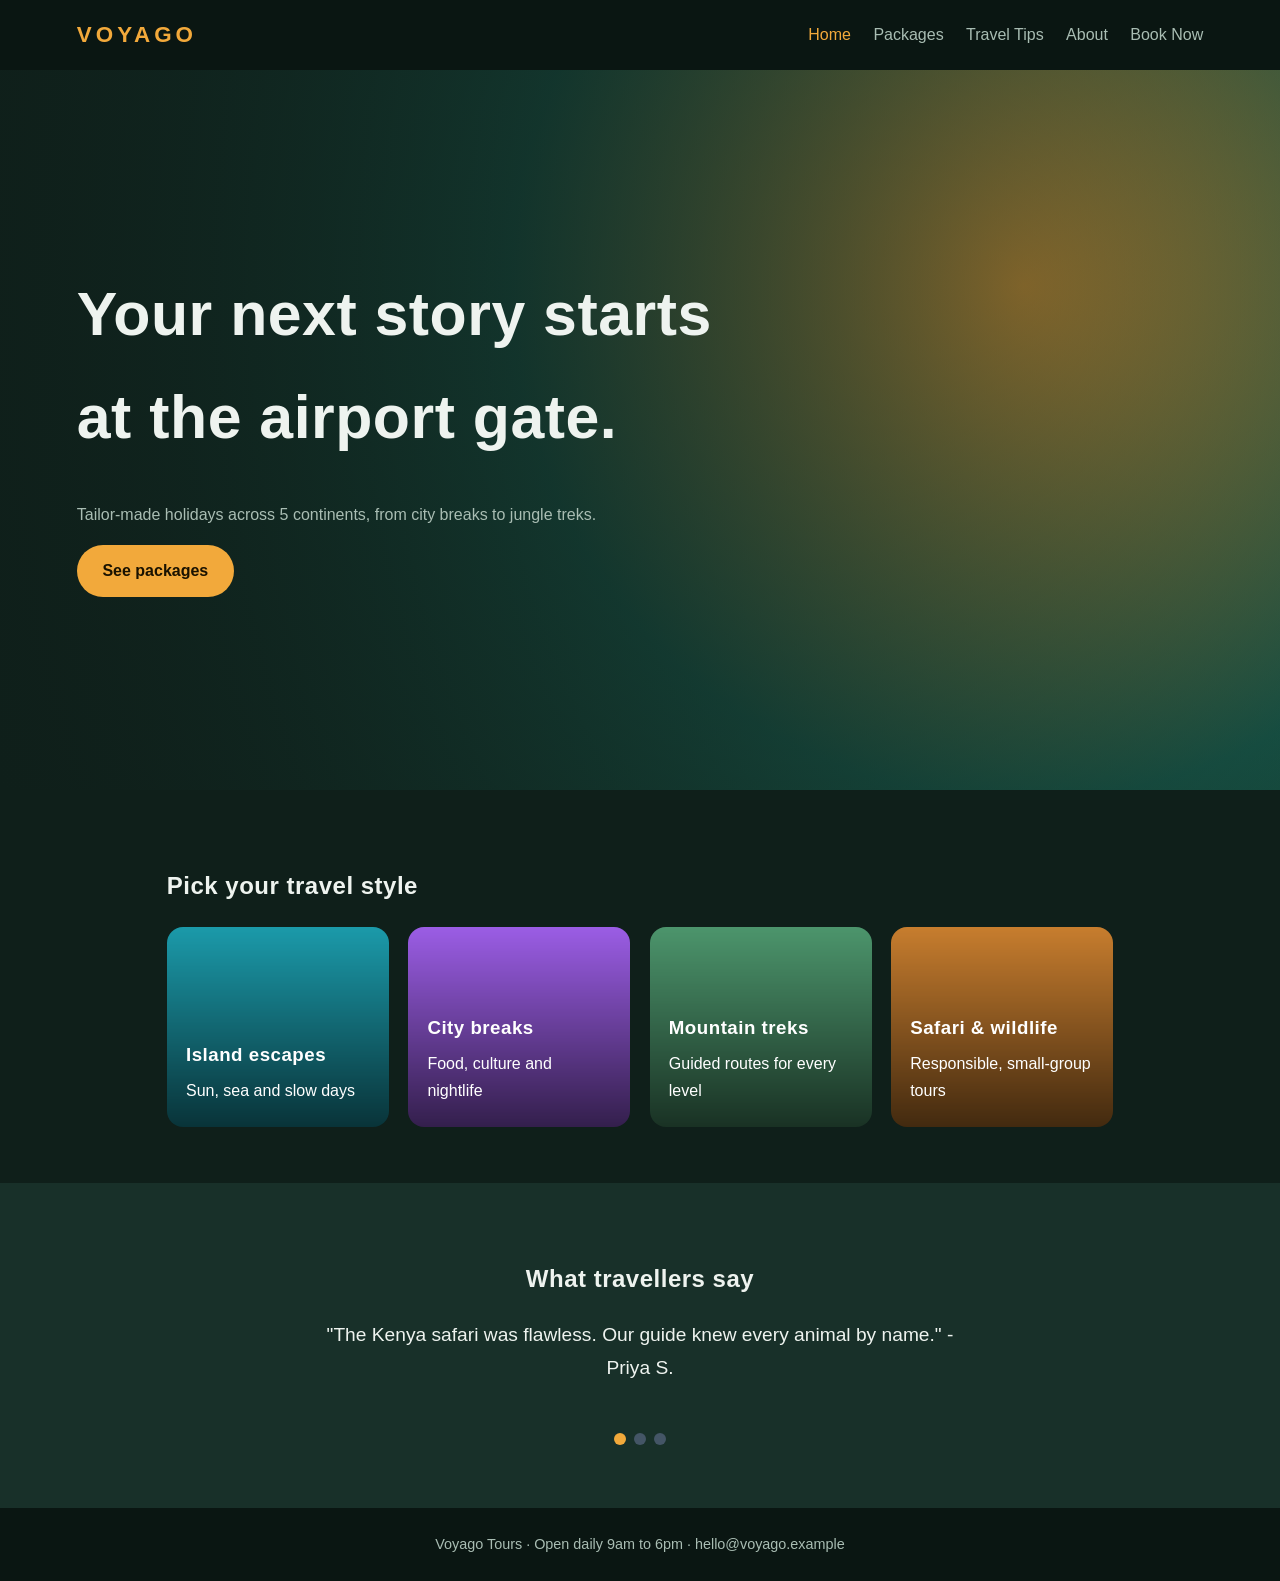
<file: index.html>
<!DOCTYPE html><html lang="en"><head><meta charset="UTF-8"><meta name="viewport" content="width=device-width, initial-scale=1">
<title>Home - Voyago Tours</title><link rel="stylesheet" href="styles.css"></head><body>
<header><a class="brand" href="index.html">VOYAGO</a><button id="burger" aria-label="Toggle menu">&#9776;</button>
<ul id="links"><li><a href="index.html" class="here">Home</a></li><li><a href="packages.html" >Packages</a></li><li><a href="tips.html" >Travel Tips</a></li><li><a href="about.html" >About</a></li><li><a href="contact.html" >Book Now</a></li></ul></header>
<section class="hero"><h1>Your next story starts at the airport gate.</h1><p>Tailor-made holidays across 5 continents, from city breaks to jungle treks.</p><a class="cta" href="packages.html">See packages</a></section>
<section class="box"><h2>Pick your travel style</h2><div class="tiles">
<a class="tile t1" href="packages.html"><h3>Island escapes</h3><p>Sun, sea and slow days</p></a>
<a class="tile t2" href="packages.html"><h3>City breaks</h3><p>Food, culture and nightlife</p></a>
<a class="tile t3" href="packages.html"><h3>Mountain treks</h3><p>Guided routes for every level</p></a>
<a class="tile t4" href="packages.html"><h3>Safari &amp; wildlife</h3><p>Responsible, small-group tours</p></a></div></section>
<section class="box dark"><h2>What travellers say</h2><div id="quote" class="quote"></div><div class="dots" id="dots"></div></section>
<footer>Voyago Tours &middot; Open daily 9am to 6pm &middot; hello@voyago.example</footer><script src="app.js"></script></body></html>
</file>
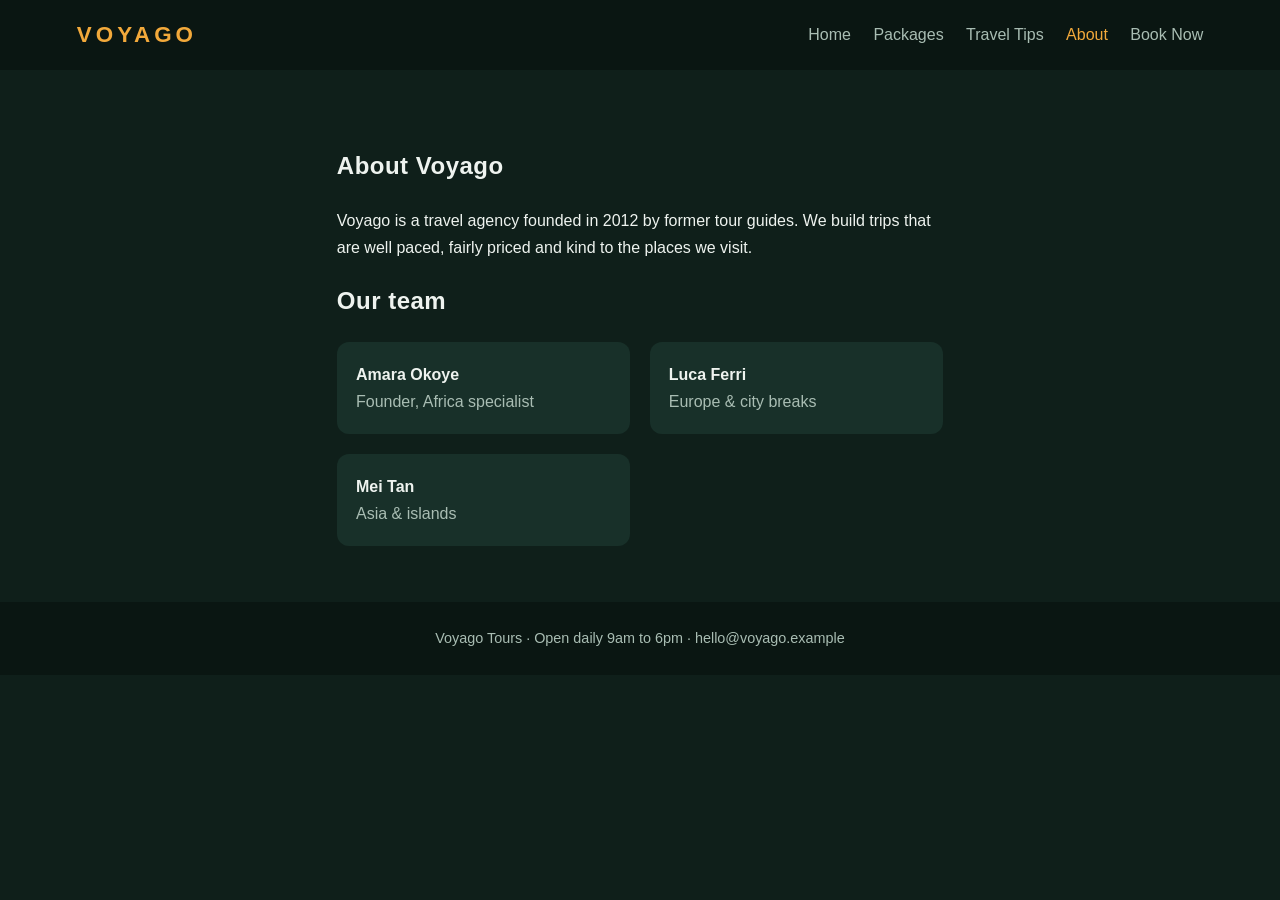
<file: about.html>
<!DOCTYPE html><html lang="en"><head><meta charset="UTF-8"><meta name="viewport" content="width=device-width, initial-scale=1">
<title>About - Voyago Tours</title><link rel="stylesheet" href="styles.css"></head><body>
<header><a class="brand" href="index.html">VOYAGO</a><button id="burger" aria-label="Toggle menu">&#9776;</button>
<ul id="links"><li><a href="index.html" >Home</a></li><li><a href="packages.html" >Packages</a></li><li><a href="tips.html" >Travel Tips</a></li><li><a href="about.html" class="here">About</a></li><li><a href="contact.html" >Book Now</a></li></ul></header>
<section class="box narrow"><h1>About Voyago</h1><p>Voyago is a travel agency founded in 2012 by former tour guides. We build trips that are well paced, fairly priced and kind to the places we visit.</p>
<h2>Our team</h2><div class="tiles"><div class="person"><b>Amara Okoye</b><span>Founder, Africa specialist</span></div><div class="person"><b>Luca Ferri</b><span>Europe &amp; city breaks</span></div><div class="person"><b>Mei Tan</b><span>Asia &amp; islands</span></div></div></section>
<footer>Voyago Tours &middot; Open daily 9am to 6pm &middot; hello@voyago.example</footer><script src="app.js"></script></body></html>
</file>
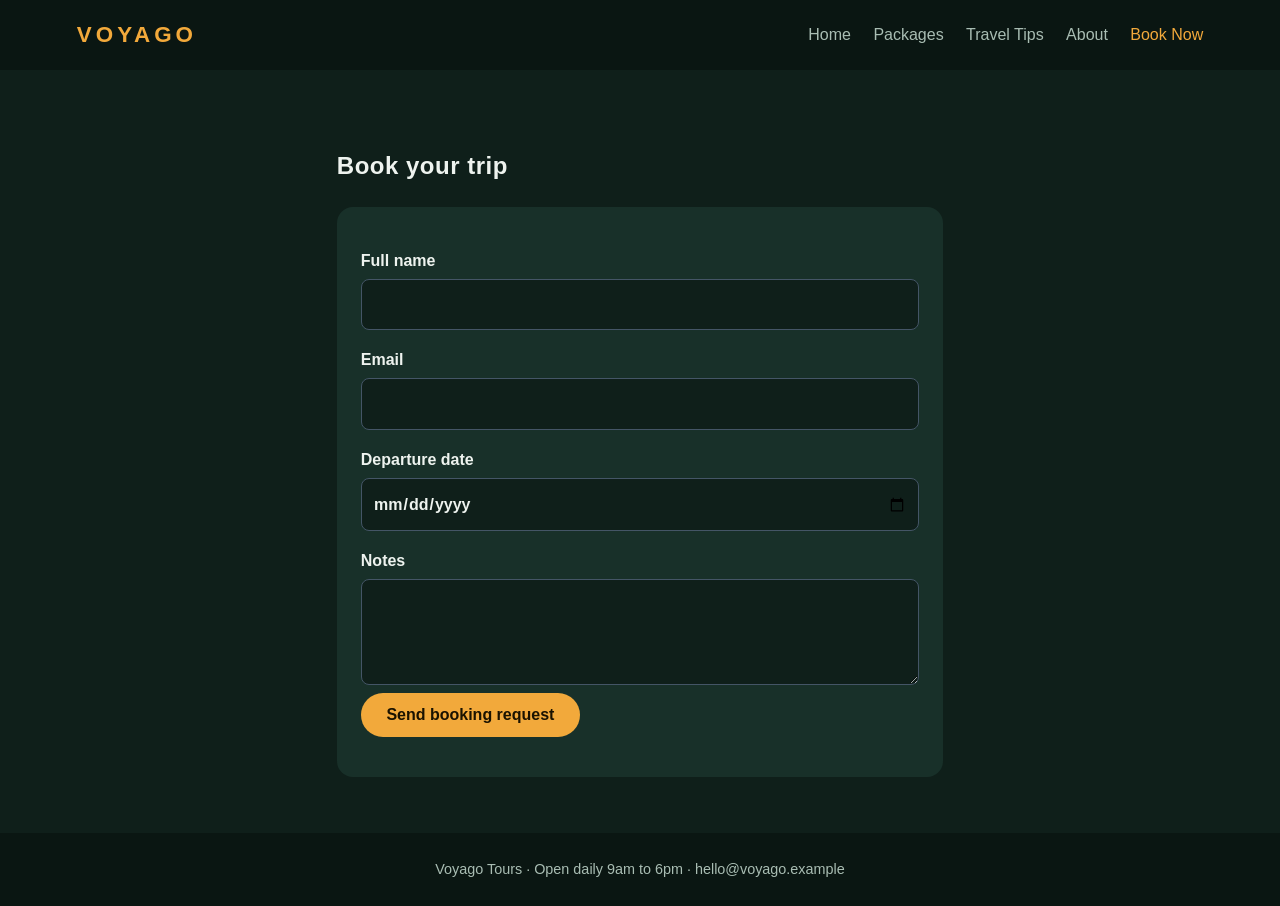
<file: contact.html>
<!DOCTYPE html><html lang="en"><head><meta charset="UTF-8"><meta name="viewport" content="width=device-width, initial-scale=1">
<title>Contact - Voyago Tours</title><link rel="stylesheet" href="styles.css"></head><body>
<header><a class="brand" href="index.html">VOYAGO</a><button id="burger" aria-label="Toggle menu">&#9776;</button>
<ul id="links"><li><a href="index.html" >Home</a></li><li><a href="packages.html" >Packages</a></li><li><a href="tips.html" >Travel Tips</a></li><li><a href="about.html" >About</a></li><li><a href="contact.html" class="here">Book Now</a></li></ul></header>
<section class="box narrow"><h1>Book your trip</h1>
<form id="book" novalidate><label>Full name<input id="n"></label><small class="e" id="en"></small>
<label>Email<input id="m" type="email"></label><small class="e" id="em"></small>
<label>Departure date<input id="d" type="date"></label><small class="e" id="ed"></small>
<label>Notes<textarea id="t" rows="3"></textarea></label>
<button class="cta" type="submit">Send booking request</button><p id="done" role="status"></p></form></section>
<footer>Voyago Tours &middot; Open daily 9am to 6pm &middot; hello@voyago.example</footer><script src="app.js"></script></body></html>
</file>
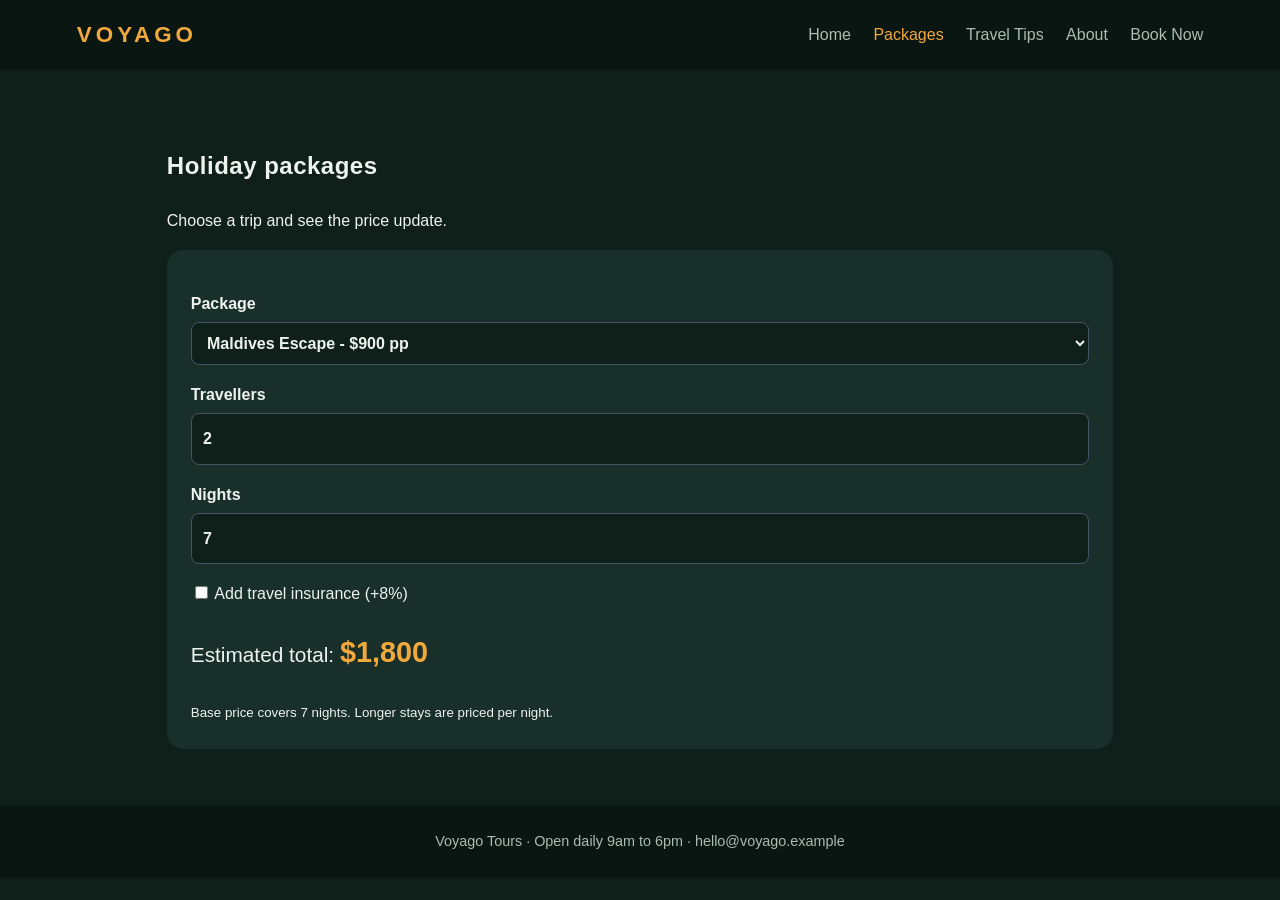
<file: packages.html>
<!DOCTYPE html><html lang="en"><head><meta charset="UTF-8"><meta name="viewport" content="width=device-width, initial-scale=1">
<title>Packages - Voyago Tours</title><link rel="stylesheet" href="styles.css"></head><body>
<header><a class="brand" href="index.html">VOYAGO</a><button id="burger" aria-label="Toggle menu">&#9776;</button>
<ul id="links"><li><a href="index.html" >Home</a></li><li><a href="packages.html" class="here">Packages</a></li><li><a href="tips.html" >Travel Tips</a></li><li><a href="about.html" >About</a></li><li><a href="contact.html" >Book Now</a></li></ul></header>
<section class="box"><h1>Holiday packages</h1><p>Choose a trip and see the price update.</p>
<div class="calc"><label>Package<select id="pkg"><option value="900">Maldives Escape - $900 pp</option><option value="650">Rome City Break - $650 pp</option><option value="1200">Nepal Trek - $1,200 pp</option><option value="1800">Kenya Safari - $1,800 pp</option></select></label>
<label>Travellers<input id="ppl" type="number" min="1" max="12" value="2"></label>
<label>Nights<input id="nts" type="number" min="1" max="30" value="7"></label>
<label class="chk"><input id="ins" type="checkbox"> Add travel insurance (+8%)</label>
<p class="total">Estimated total: <strong id="total">$0</strong></p><small>Base price covers 7 nights. Longer stays are priced per night.</small></div></section>
<footer>Voyago Tours &middot; Open daily 9am to 6pm &middot; hello@voyago.example</footer><script src="app.js"></script></body></html>
</file>
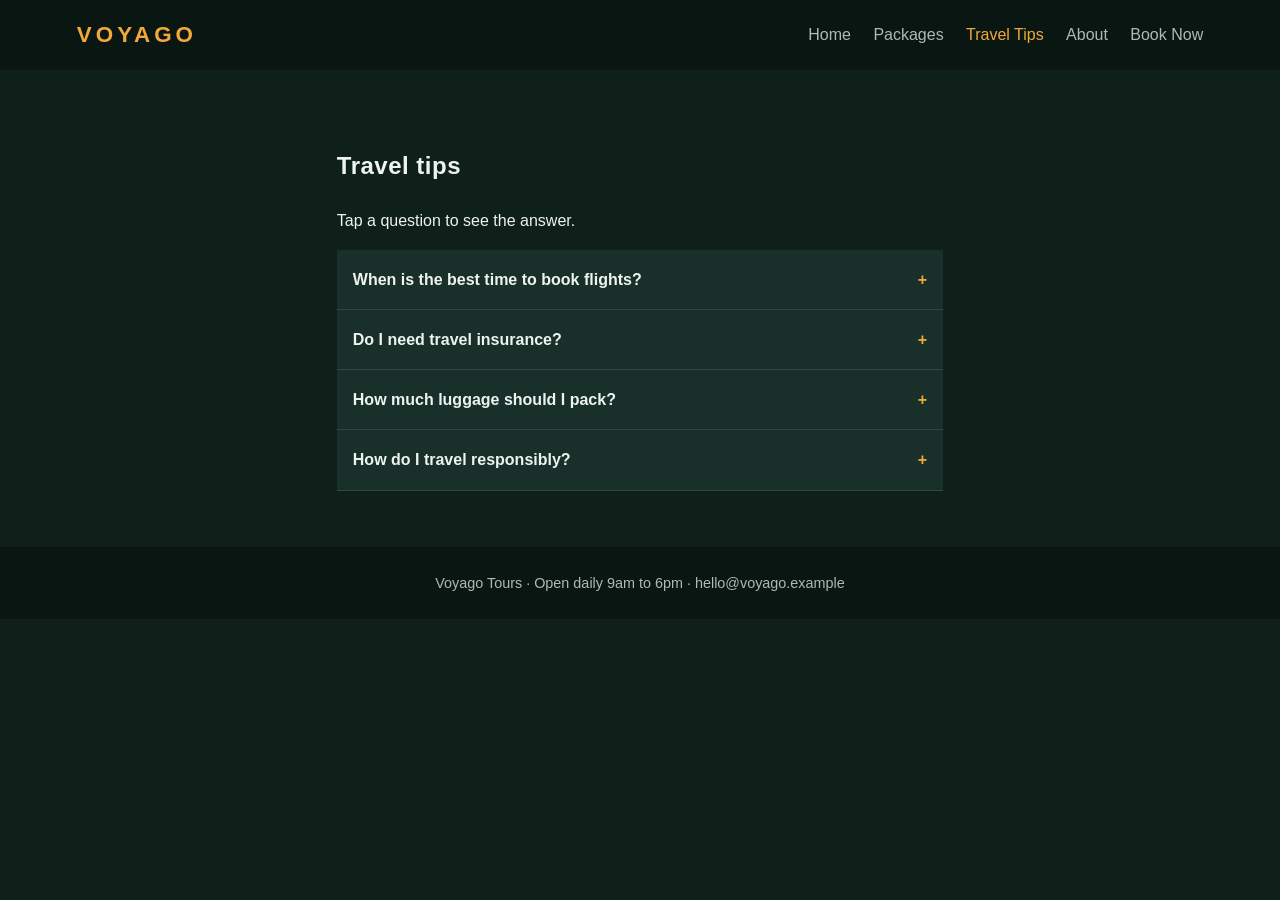
<file: tips.html>
<!DOCTYPE html><html lang="en"><head><meta charset="UTF-8"><meta name="viewport" content="width=device-width, initial-scale=1">
<title>Tips - Voyago Tours</title><link rel="stylesheet" href="styles.css"></head><body>
<header><a class="brand" href="index.html">VOYAGO</a><button id="burger" aria-label="Toggle menu">&#9776;</button>
<ul id="links"><li><a href="index.html" >Home</a></li><li><a href="packages.html" >Packages</a></li><li><a href="tips.html" class="here">Travel Tips</a></li><li><a href="about.html" >About</a></li><li><a href="contact.html" >Book Now</a></li></ul></header>
<section class="box narrow"><h1>Travel tips</h1><p>Tap a question to see the answer.</p>
<div class="faq"><button class="q">When is the best time to book flights?</button><div class="a"><p>Usually 2 to 3 months ahead for international trips. Midweek flights are often cheaper.</p></div>
<button class="q">Do I need travel insurance?</button><div class="a"><p>We recommend it. It covers cancellations, lost luggage and medical costs abroad.</p></div>
<button class="q">How much luggage should I pack?</button><div class="a"><p>Pack for one week and do laundry. Carry-on only saves time and fees.</p></div>
<button class="q">How do I travel responsibly?</button><div class="a"><p>Use local guides, avoid single-use plastic, and respect local customs and wildlife.</p></div></div></section>
<footer>Voyago Tours &middot; Open daily 9am to 6pm &middot; hello@voyago.example</footer><script src="app.js"></script></body></html>
</file>
<file: styles.css>
:root{--bg:#0f1f1a;--card:#183029;--amber:#f2a93b;--text:#eef3ef;--soft:#a9bdb3}
*{box-sizing:border-box}body{margin:0;background:var(--bg);color:var(--text);font-family:Verdana,Geneva,sans-serif;line-height:1.7}
h1,h2,h3,.brand{font-family:"Trebuchet MS",Arial,sans-serif;letter-spacing:.5px}
header{display:flex;justify-content:space-between;align-items:center;padding:1rem 6%;background:#0a1612;position:sticky;top:0;z-index:5}
.brand{color:var(--amber);font-weight:700;font-size:1.4rem;text-decoration:none;letter-spacing:4px}
ul{list-style:none;margin:0;padding:0;display:flex;gap:1.4rem}ul a{color:var(--soft);text-decoration:none}ul a:hover,ul a.here{color:var(--amber)}
#burger{display:none;background:none;border:0;color:var(--amber);font-size:1.6rem}
.hero{min-height:80vh;padding:0 6%;display:flex;flex-direction:column;justify-content:center;background:linear-gradient(90deg,rgba(15,31,26,.95),rgba(15,31,26,.4)),radial-gradient(circle at 80% 30%,#f2a93b,#1b6b5a 45%,#0f1f1a)}
.hero h1{font-size:clamp(2.2rem,5vw,3.8rem);max-width:700px;margin:0 0 1rem}.hero p{max-width:520px;color:var(--soft)}
.cta{display:inline-block;align-self:flex-start;background:var(--amber);color:#1a1200;padding:.8rem 1.6rem;border-radius:30px;border:0;font-weight:700;text-decoration:none;cursor:pointer;font-size:1rem}
.box{padding:3.5rem 6%;max-width:1100px;margin:auto}.narrow{max-width:760px}.dark{max-width:none;background:var(--card);text-align:center}
.tiles{display:grid;grid-template-columns:repeat(auto-fit,minmax(220px,1fr));gap:1.2rem}
.tile{min-height:200px;padding:1.2rem;border-radius:16px;color:#fff;text-decoration:none;display:flex;flex-direction:column;justify-content:flex-end;transition:transform .2s}.tile:hover{transform:translateY(-4px)}
.tile h3,.tile p{margin:.2rem 0}.t1{background:linear-gradient(to top,#000a,transparent),#1b9aaa}.t2{background:linear-gradient(to top,#000a,transparent),#9b5de5}
.t3{background:linear-gradient(to top,#000a,transparent),#4c956c}.t4{background:linear-gradient(to top,#000a,transparent),#c77d2e}
.person{background:var(--card);padding:1.2rem;border-radius:12px}.person b,.person span{display:block}.person span{color:var(--soft)}
.quote{font-size:1.2rem;min-height:90px;max-width:640px;margin:1rem auto;transition:opacity .4s}.dots button{width:12px;height:12px;border-radius:50%;border:0;background:#456;margin:0 4px;cursor:pointer}.dots .on{background:var(--amber)}
.calc,form{background:var(--card);padding:1.5rem;border-radius:16px}label{display:block;margin-top:1rem;font-weight:700}.chk{font-weight:400}
input,select,textarea{width:100%;padding:.7rem;margin-top:.3rem;border-radius:8px;border:1px solid #456;background:#0f1f1a;color:var(--text);font:inherit}.chk input{width:auto}
.total{font-size:1.3rem}.total strong{color:var(--amber);font-size:1.8rem}.e{color:#ff8a80}#done{color:#7be0a0;font-weight:700}
.q{width:100%;text-align:left;background:var(--card);color:var(--text);border:0;border-bottom:1px solid #2c4a40;padding:1rem;font:inherit;font-weight:700;cursor:pointer}.q::after{content:"+";float:right;color:var(--amber)}.q.open::after{content:"-"}
.a{display:none;padding:0 1rem;background:#12261f}.a.show{display:block}
footer{text-align:center;padding:1.5rem;background:#0a1612;color:var(--soft);font-size:.9rem}
:focus-visible{outline:3px solid var(--amber);outline-offset:2px}
@media(max-width:720px){#burger{display:block}ul{display:none;position:absolute;top:100%;left:0;right:0;flex-direction:column;background:#0a1612;padding:1rem 6%}ul.open{display:flex}}
</file>
